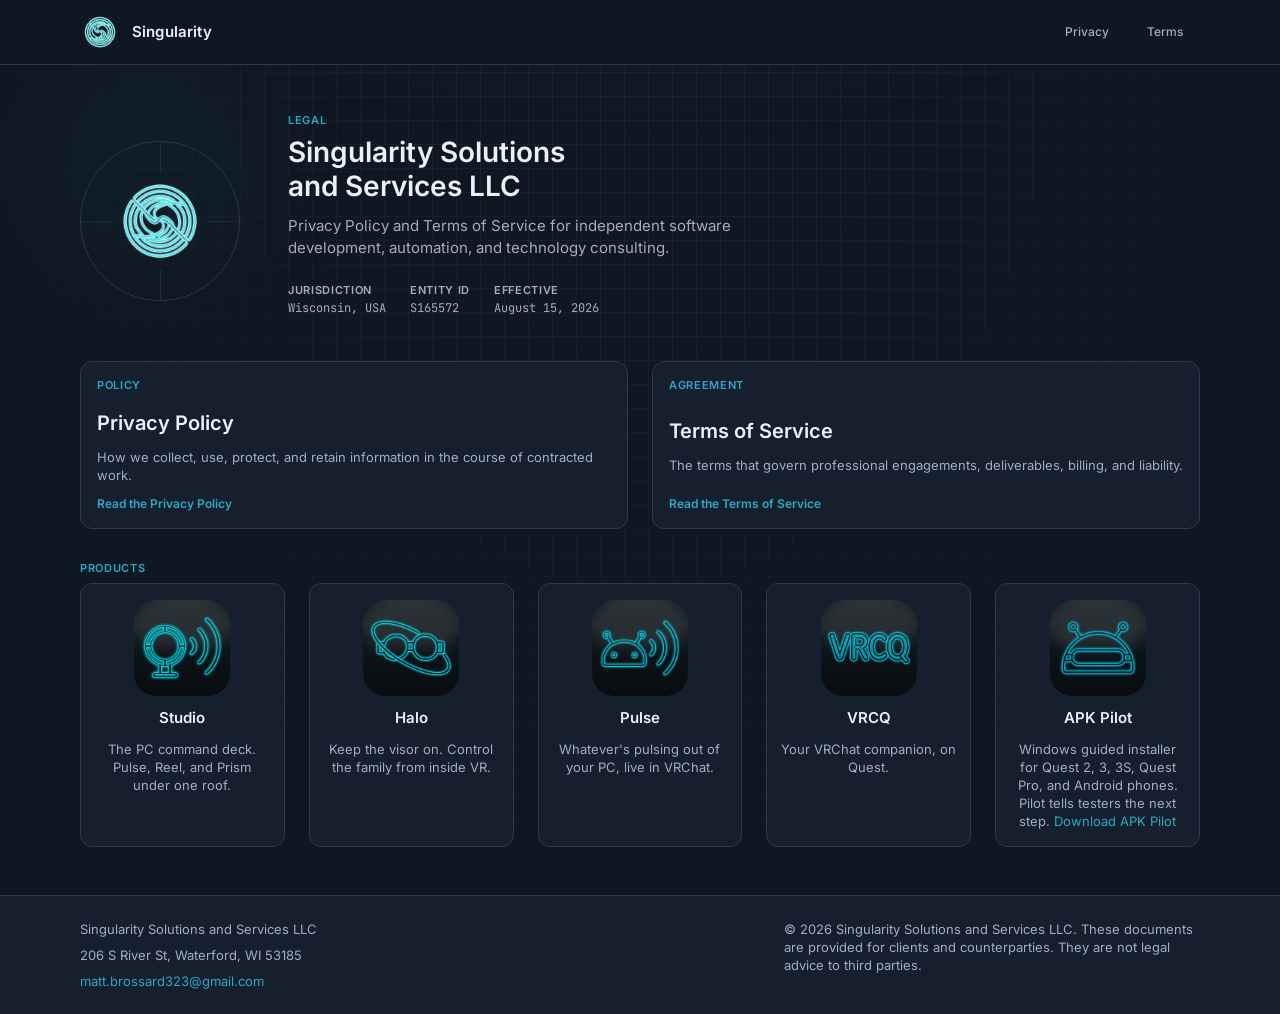
<file: index.html>
<!DOCTYPE html>
<html lang="en">
<head>
  <meta charset="utf-8">
  <meta name="viewport" content="width=device-width, initial-scale=1">
  <title>Singularity Solutions and Services LLC</title>
  <meta name="description" content="Privacy Policy and Terms of Service for Singularity Solutions and Services LLC, a Wisconsin limited liability company.">
  <meta name="theme-color" content="#0F1722">
  <link rel="icon" href="assets/img/favicon.png" type="image/png" sizes="64x64">
  <link rel="apple-touch-icon" href="assets/img/apple-touch-icon.png">
  <link rel="stylesheet" href="assets/css/styles.css">
</head>
<body>
  <a class="skip-link" href="#content">Skip to content</a>
  <header class="site-header">
    <div class="wrap">
      <a class="brand" href="./">
        <img src="assets/img/singularity-mark.png" width="40" height="40" alt="">
        <span class="brand-name">Singularity</span>
      </a>
      <nav class="site-nav" aria-label="Primary">
        <a href="privacy/">Privacy</a>
        <a href="terms/">Terms</a>
      </nav>
    </div>
  </header>

  <main id="content">
    <div class="wrap">
      <section class="hero">
        <div class="mark-frame" aria-hidden="true">
          <img src="assets/img/singularity-mark.png" width="96" height="96" alt="">
        </div>
        <div>
          <p class="eyebrow">Legal</p>
          <h1>Singularity Solutions and Services LLC</h1>
          <p class="lede">Privacy Policy and Terms of Service for independent software development, automation, and technology consulting.</p>
          <dl class="meta-row">
            <div>
              <dt>Jurisdiction</dt>
              <dd>Wisconsin, USA</dd>
            </div>
            <div>
              <dt>Entity ID</dt>
              <dd class="mono">S165572</dd>
            </div>
            <div>
              <dt>Effective</dt>
              <dd>August 15, 2026</dd>
            </div>
          </dl>
        </div>
      </section>

      <section class="card-grid" aria-label="Policies">
        <a class="card" href="privacy/">
          <p class="eyebrow">Policy</p>
          <h2>Privacy Policy</h2>
          <p>How we collect, use, protect, and retain information in the course of contracted work.</p>
          <span class="card-action">Read the Privacy Policy</span>
        </a>
        <a class="card" href="terms/">
          <p class="eyebrow">Agreement</p>
          <h2>Terms of Service</h2>
          <p>The terms that govern professional engagements, deliverables, billing, and liability.</p>
          <span class="card-action">Read the Terms of Service</span>
        </a>
      </section>

      <section class="product-section" aria-label="Products">
        <p class="eyebrow">Products</p>
        <ul class="product-grid">
          <li class="product">
            <img class="product-icon" src="assets/img/product-studio.png" width="96" height="96" alt="">
            <h2>Studio</h2>
            <p>The PC command deck. Pulse, Reel, and Prism under one roof.</p>
          </li>
          <li class="product">
            <img class="product-icon" src="assets/img/product-halo.png" width="96" height="96" alt="">
            <h2>Halo</h2>
            <p>Keep the visor on. Control the family from inside VR.</p>
          </li>
          <li class="product">
            <img class="product-icon" src="assets/img/product-pulse.png" width="96" height="96" alt="">
            <h2>Pulse</h2>
            <p>Whatever's pulsing out of your PC, live in VRChat.</p>
          </li>
          <li class="product">
            <img class="product-icon" src="assets/img/product-vrcq.png" width="96" height="96" alt="">
            <h2>VRCQ</h2>
            <p>Your VRChat companion, on Quest.</p>
          </li>
          <li class="product">
            <img class="product-icon" src="assets/img/product-apk-installer.png" width="96" height="96" alt="">
            <h2>APK Pilot</h2>
            <p>Windows guided installer for Quest 2, 3, 3S, Quest Pro, and Android phones. Pilot tells testers the next step. <a href="https://github.com/LatePhoenix/singularity-apk-pilot/releases/latest/download/SingularityApkInstaller-win-x64-setup.exe">Download APK Pilot</a></p>
          </li>
        </ul>
      </section>
    </div>
  </main>

  <footer class="site-footer">
    <div class="wrap">
      <div>
        <p>Singularity Solutions and Services LLC</p>
        <p class="mono">206 S River St, Waterford, WI 53185</p>
        <p><a class="mono" href="mailto:matt.brossard323@gmail.com">matt.brossard323@gmail.com</a></p>
      </div>
      <p class="notice">© 2026 Singularity Solutions and Services LLC. These documents are provided for clients and counterparties. They are not legal advice to third parties.</p>
    </div>
  </footer>
</body>
</html>
</file>
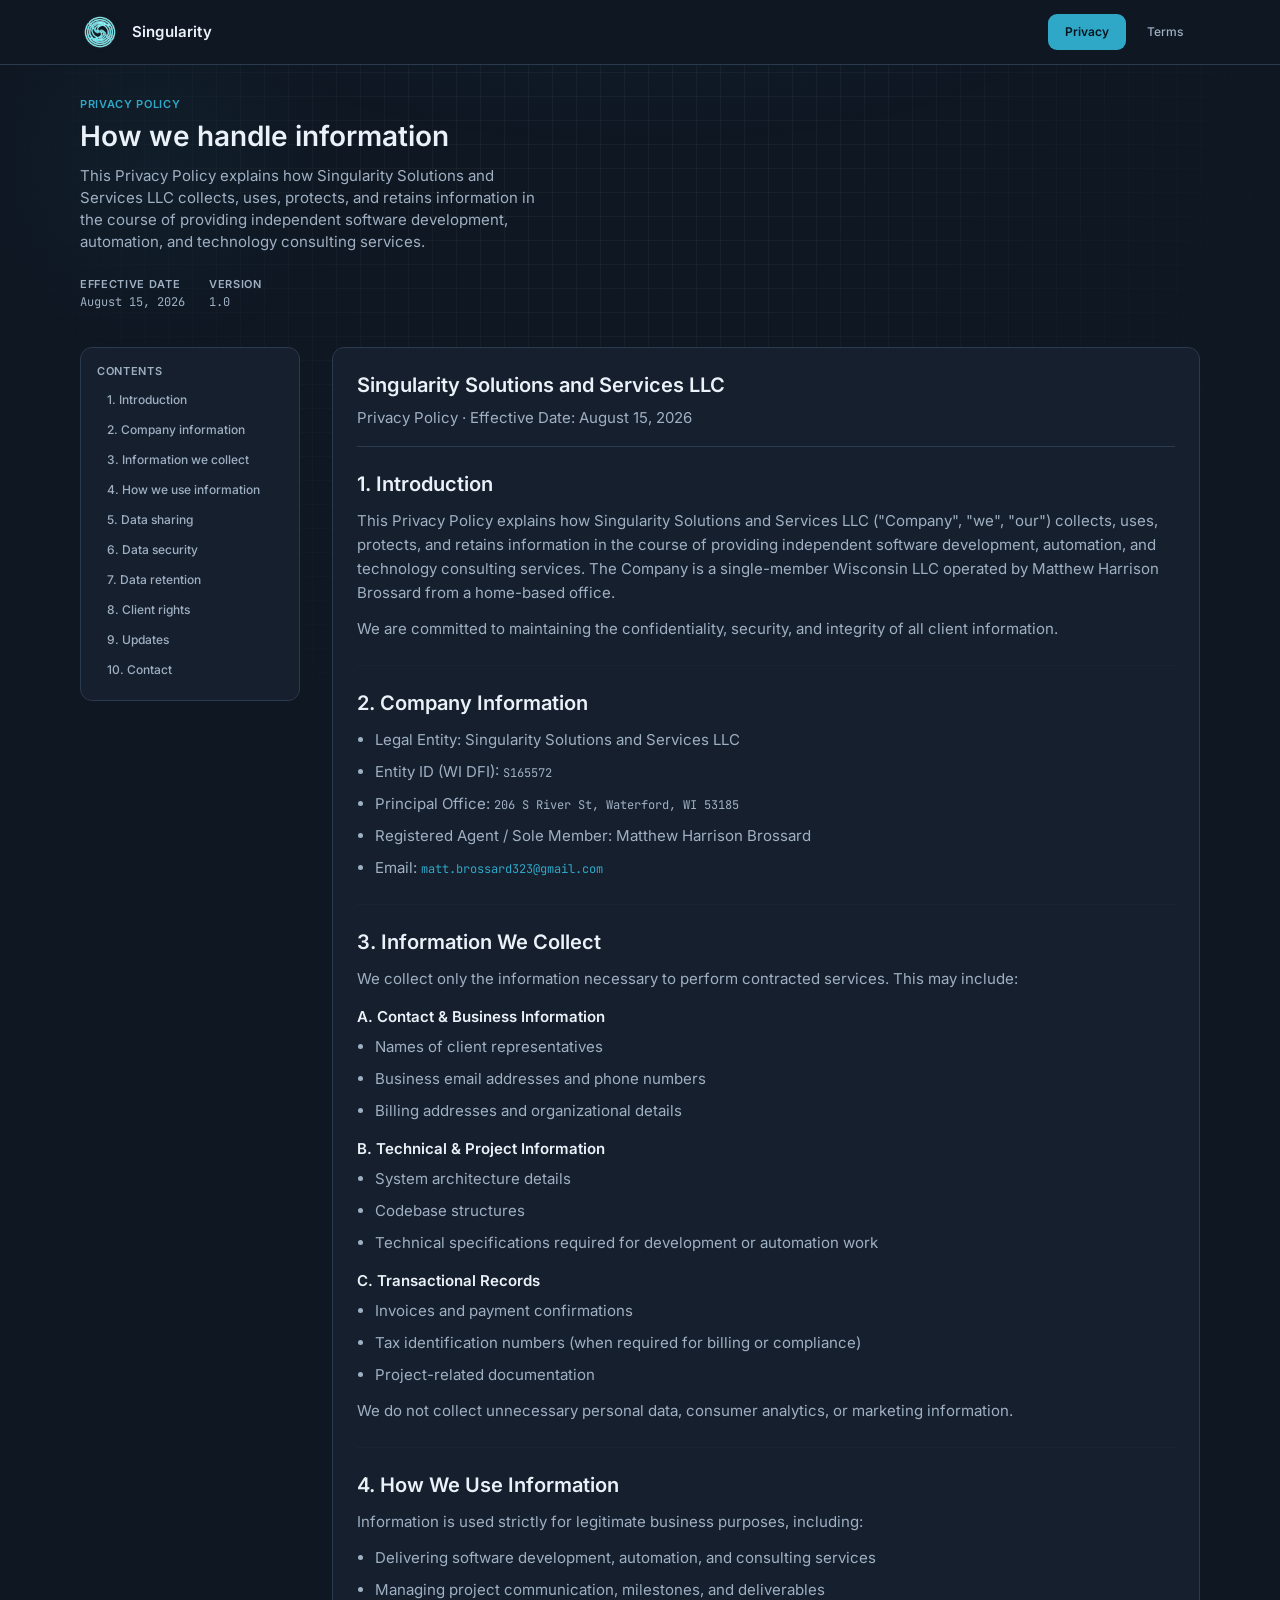
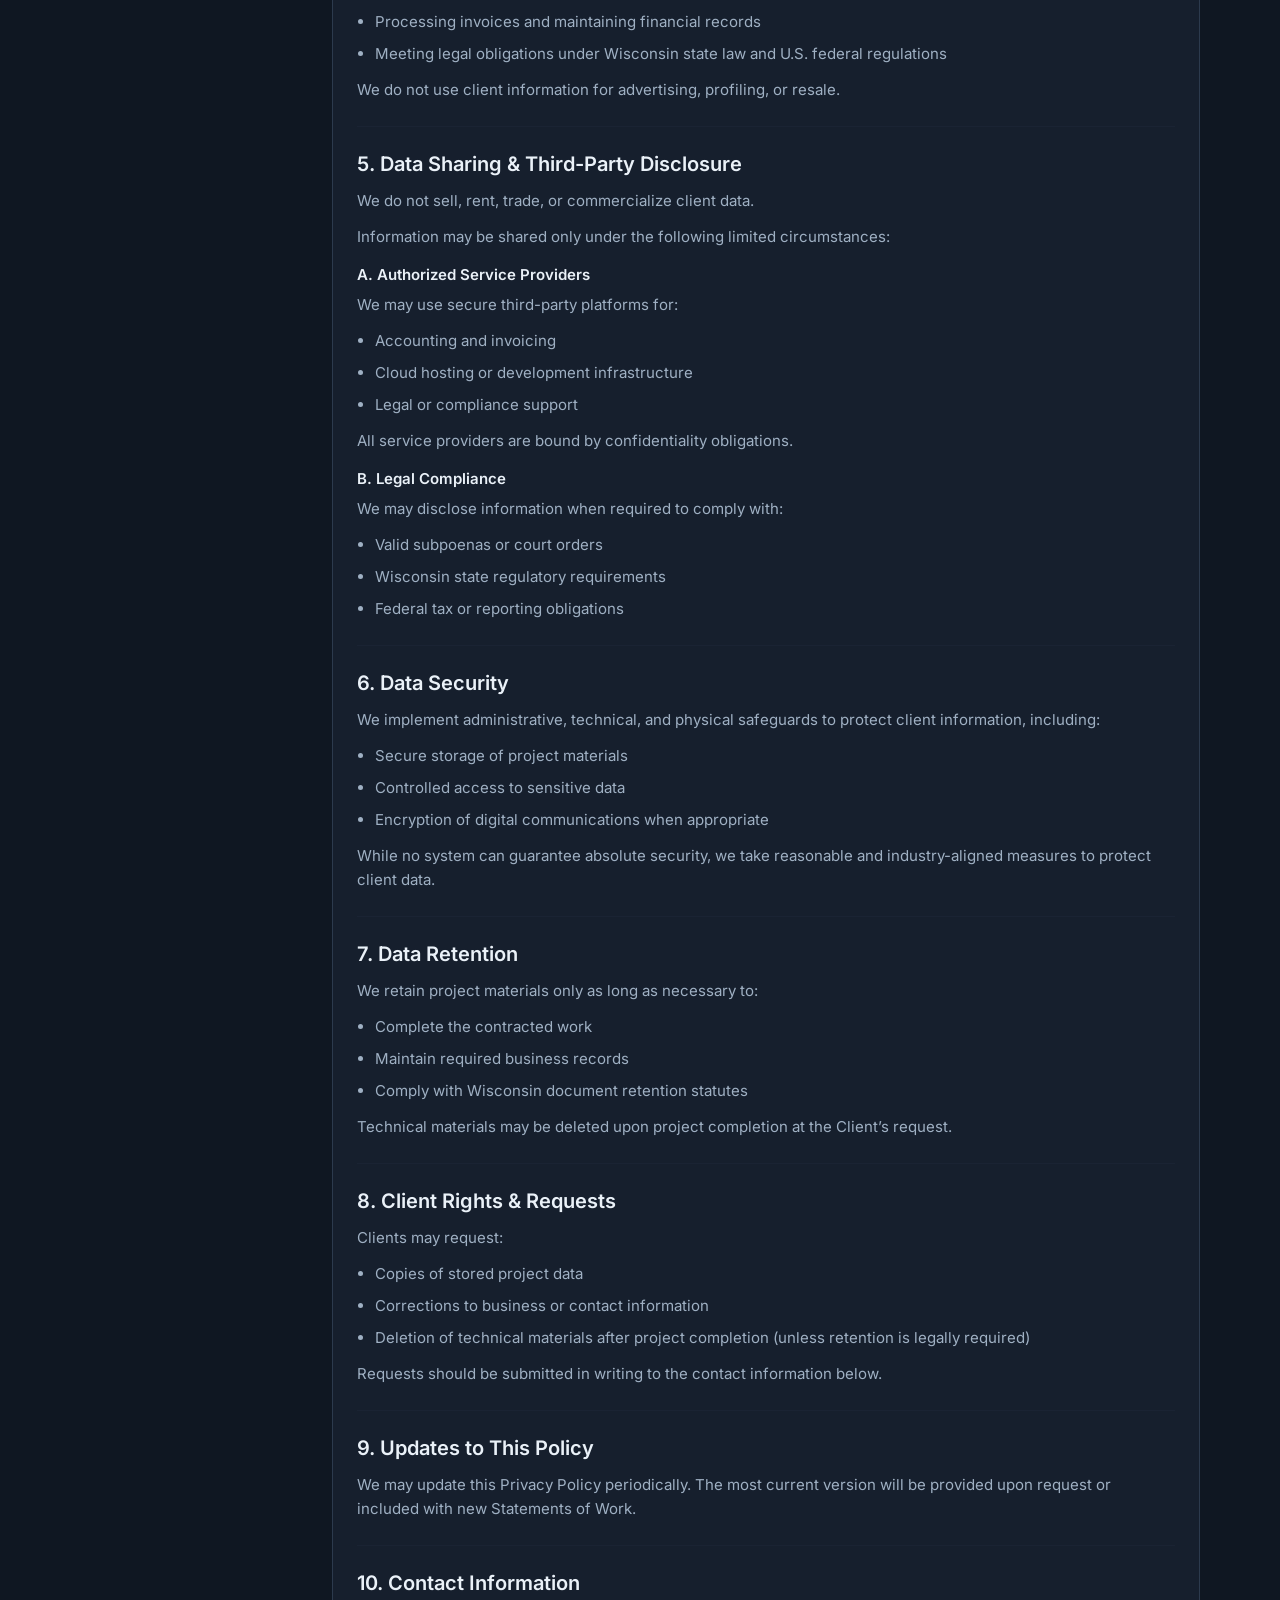
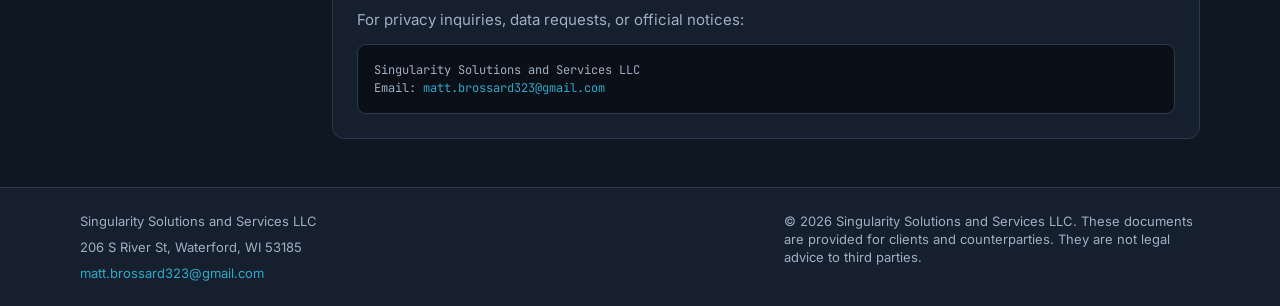
<file: privacy/index.html>
<!DOCTYPE html>
<html lang="en">
<head>
  <meta charset="utf-8">
  <meta name="viewport" content="width=device-width, initial-scale=1">
  <title>Privacy Policy — Singularity Solutions and Services LLC</title>
  <meta name="description" content="Privacy Policy for Singularity Solutions and Services LLC. Effective August 15, 2026.">
  <meta name="theme-color" content="#0F1722">
  <link rel="icon" href="../assets/img/favicon.png" type="image/png" sizes="64x64">
  <link rel="apple-touch-icon" href="../assets/img/apple-touch-icon.png">
  <link rel="stylesheet" href="../assets/css/styles.css">
</head>
<body>
  <a class="skip-link" href="#content">Skip to content</a>
  <header class="site-header">
    <div class="wrap">
      <a class="brand" href="../">
        <img src="../assets/img/singularity-mark.png" width="40" height="40" alt="">
        <span class="brand-name">Singularity</span>
      </a>
      <nav class="site-nav" aria-label="Primary">
        <a href="./" aria-current="page">Privacy</a>
        <a href="../terms/">Terms</a>
      </nav>
    </div>
  </header>

  <main id="content">
    <div class="wrap">
      <header class="page-hero">
        <p class="eyebrow">Privacy Policy</p>
        <h1>How we handle information</h1>
        <p class="lede">This Privacy Policy explains how Singularity Solutions and Services LLC collects, uses, protects, and retains information in the course of providing independent software development, automation, and technology consulting services.</p>
        <dl class="meta-row">
          <div>
            <dt>Effective date</dt>
            <dd>August 15, 2026</dd>
          </div>
          <div>
            <dt>Version</dt>
            <dd>1.0</dd>
          </div>
        </dl>
      </header>

      <div class="doc-layout">
        <nav class="toc" aria-label="Contents">
          <p class="eyebrow">Contents</p>
          <ol>
            <li><a href="#introduction">1. Introduction</a></li>
            <li><a href="#company">2. Company information</a></li>
            <li><a href="#collect">3. Information we collect</a></li>
            <li><a href="#use">4. How we use information</a></li>
            <li><a href="#sharing">5. Data sharing</a></li>
            <li><a href="#security">6. Data security</a></li>
            <li><a href="#retention">7. Data retention</a></li>
            <li><a href="#rights">8. Client rights</a></li>
            <li><a href="#updates">9. Updates</a></li>
            <li><a href="#contact">10. Contact</a></li>
          </ol>
        </nav>

        <article class="doc">
          <header>
            <h2>Singularity Solutions and Services LLC</h2>
            <p>Privacy Policy · Effective Date: August 15, 2026</p>
          </header>

          <section id="introduction">
            <h2>1. Introduction</h2>
            <p>This Privacy Policy explains how Singularity Solutions and Services LLC ("Company", "we", "our") collects, uses, protects, and retains information in the course of providing independent software development, automation, and technology consulting services. The Company is a single-member Wisconsin LLC operated by Matthew Harrison Brossard from a home-based office.</p>
            <p>We are committed to maintaining the confidentiality, security, and integrity of all client information.</p>
          </section>

          <section id="company">
            <h2>2. Company Information</h2>
            <ul>
              <li>Legal Entity: Singularity Solutions and Services LLC</li>
              <li>Entity ID (WI DFI): <span class="mono">S165572</span></li>
              <li>Principal Office: <span class="mono">206 S River St, Waterford, WI 53185</span></li>
              <li>Registered Agent / Sole Member: Matthew Harrison Brossard</li>
              <li>Email: <a class="mono" href="mailto:matt.brossard323@gmail.com">matt.brossard323@gmail.com</a></li>
            </ul>
          </section>

          <section id="collect">
            <h2>3. Information We Collect</h2>
            <p>We collect only the information necessary to perform contracted services. This may include:</p>
            <h3>A. Contact &amp; Business Information</h3>
            <ul>
              <li>Names of client representatives</li>
              <li>Business email addresses and phone numbers</li>
              <li>Billing addresses and organizational details</li>
            </ul>
            <h3>B. Technical &amp; Project Information</h3>
            <ul>
              <li>System architecture details</li>
              <li>Codebase structures</li>
              <li>Technical specifications required for development or automation work</li>
            </ul>
            <h3>C. Transactional Records</h3>
            <ul>
              <li>Invoices and payment confirmations</li>
              <li>Tax identification numbers (when required for billing or compliance)</li>
              <li>Project-related documentation</li>
            </ul>
            <p>We do not collect unnecessary personal data, consumer analytics, or marketing information.</p>
          </section>

          <section id="use">
            <h2>4. How We Use Information</h2>
            <p>Information is used strictly for legitimate business purposes, including:</p>
            <ul>
              <li>Delivering software development, automation, and consulting services</li>
              <li>Managing project communication, milestones, and deliverables</li>
              <li>Processing invoices and maintaining financial records</li>
              <li>Meeting legal obligations under Wisconsin state law and U.S. federal regulations</li>
            </ul>
            <p>We do not use client information for advertising, profiling, or resale.</p>
          </section>

          <section id="sharing">
            <h2>5. Data Sharing &amp; Third-Party Disclosure</h2>
            <p>We do not sell, rent, trade, or commercialize client data.</p>
            <p>Information may be shared only under the following limited circumstances:</p>
            <h3>A. Authorized Service Providers</h3>
            <p>We may use secure third-party platforms for:</p>
            <ul>
              <li>Accounting and invoicing</li>
              <li>Cloud hosting or development infrastructure</li>
              <li>Legal or compliance support</li>
            </ul>
            <p>All service providers are bound by confidentiality obligations.</p>
            <h3>B. Legal Compliance</h3>
            <p>We may disclose information when required to comply with:</p>
            <ul>
              <li>Valid subpoenas or court orders</li>
              <li>Wisconsin state regulatory requirements</li>
              <li>Federal tax or reporting obligations</li>
            </ul>
          </section>

          <section id="security">
            <h2>6. Data Security</h2>
            <p>We implement administrative, technical, and physical safeguards to protect client information, including:</p>
            <ul>
              <li>Secure storage of project materials</li>
              <li>Controlled access to sensitive data</li>
              <li>Encryption of digital communications when appropriate</li>
            </ul>
            <p>While no system can guarantee absolute security, we take reasonable and industry-aligned measures to protect client data.</p>
          </section>

          <section id="retention">
            <h2>7. Data Retention</h2>
            <p>We retain project materials only as long as necessary to:</p>
            <ul>
              <li>Complete the contracted work</li>
              <li>Maintain required business records</li>
              <li>Comply with Wisconsin document retention statutes</li>
            </ul>
            <p>Technical materials may be deleted upon project completion at the Client’s request.</p>
          </section>

          <section id="rights">
            <h2>8. Client Rights &amp; Requests</h2>
            <p>Clients may request:</p>
            <ul>
              <li>Copies of stored project data</li>
              <li>Corrections to business or contact information</li>
              <li>Deletion of technical materials after project completion (unless retention is legally required)</li>
            </ul>
            <p>Requests should be submitted in writing to the contact information below.</p>
          </section>

          <section id="updates">
            <h2>9. Updates to This Policy</h2>
            <p>We may update this Privacy Policy periodically. The most current version will be provided upon request or included with new Statements of Work.</p>
          </section>

          <section id="contact">
            <h2>10. Contact Information</h2>
            <p>For privacy inquiries, data requests, or official notices:</p>
            <address class="contact-block">
              Singularity Solutions and Services LLC<br>
              Email: <a href="mailto:matt.brossard323@gmail.com">matt.brossard323@gmail.com</a>
            </address>
          </section>
        </article>
      </div>
    </div>
  </main>

  <footer class="site-footer">
    <div class="wrap">
      <div>
        <p>Singularity Solutions and Services LLC</p>
        <p class="mono">206 S River St, Waterford, WI 53185</p>
        <p><a class="mono" href="mailto:matt.brossard323@gmail.com">matt.brossard323@gmail.com</a></p>
      </div>
      <p class="notice">© 2026 Singularity Solutions and Services LLC. These documents are provided for clients and counterparties. They are not legal advice to third parties.</p>
    </div>
  </footer>
</body>
</html>
</file>
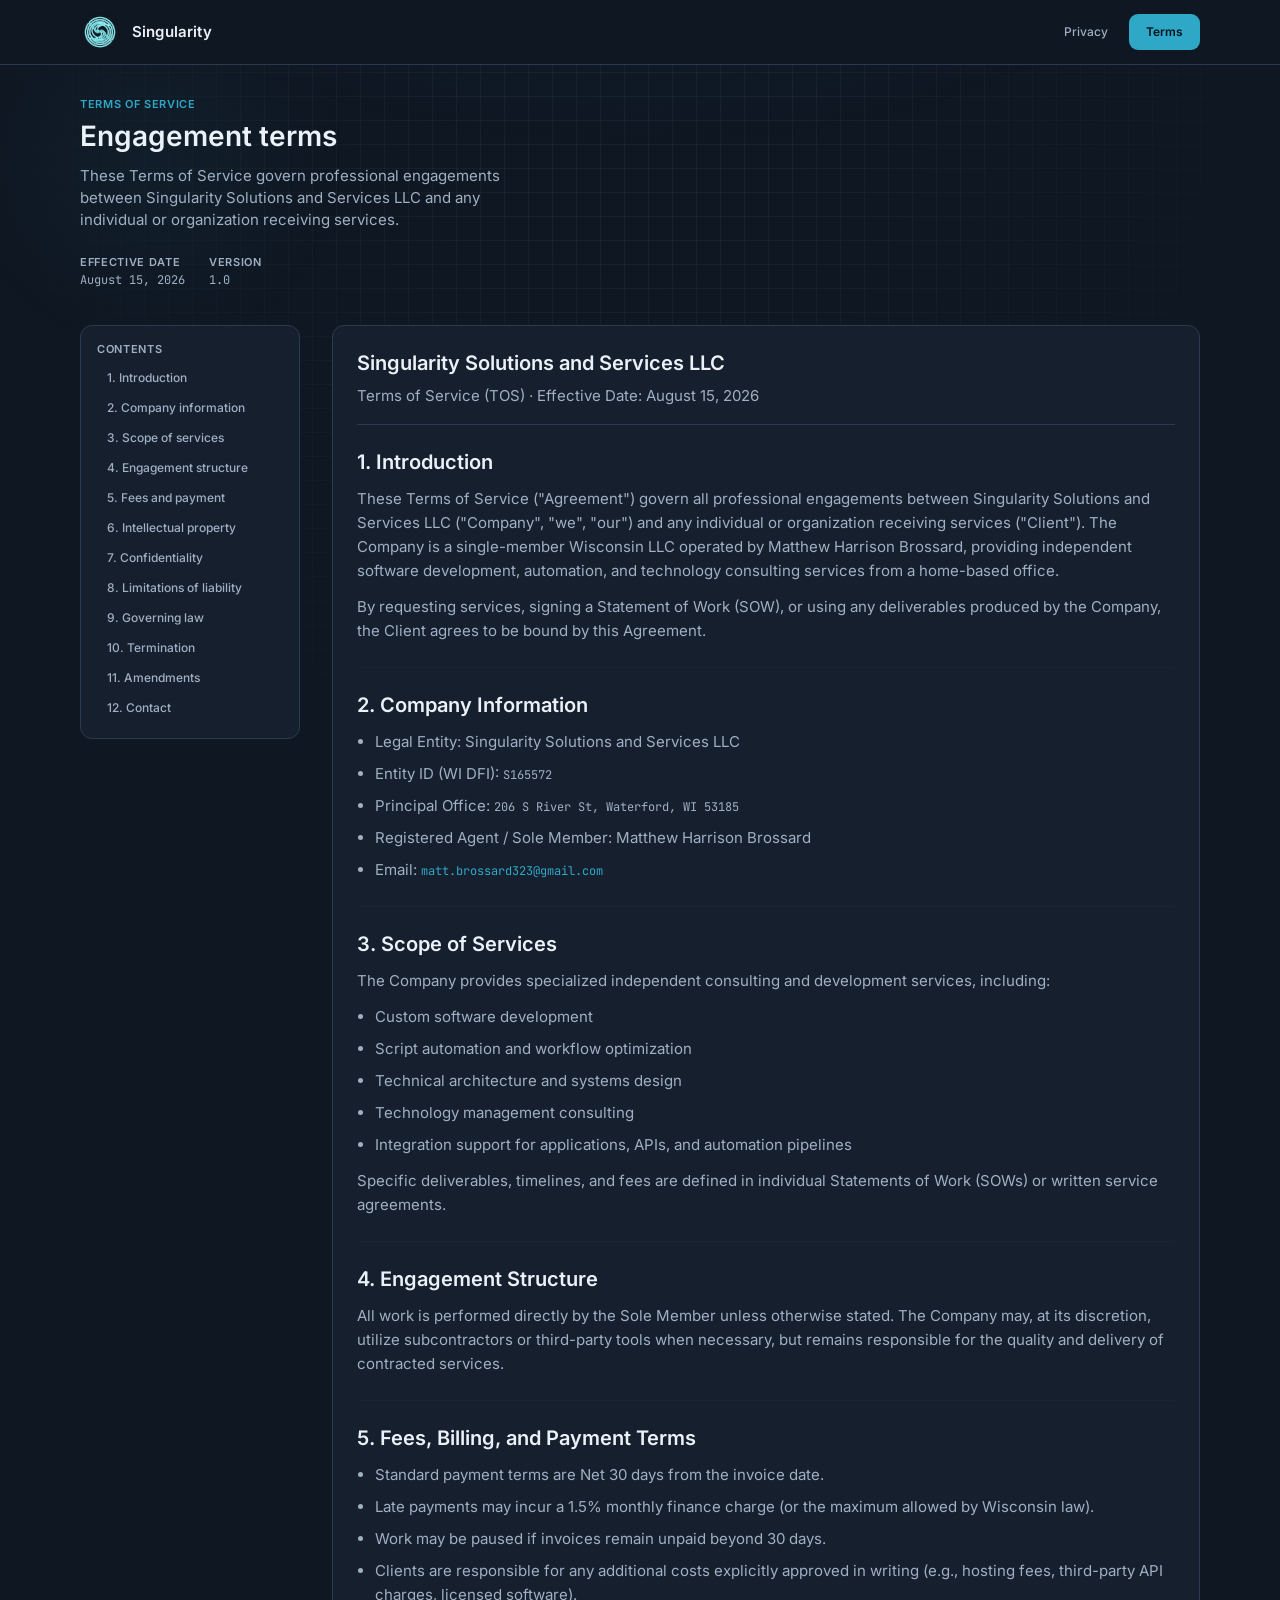
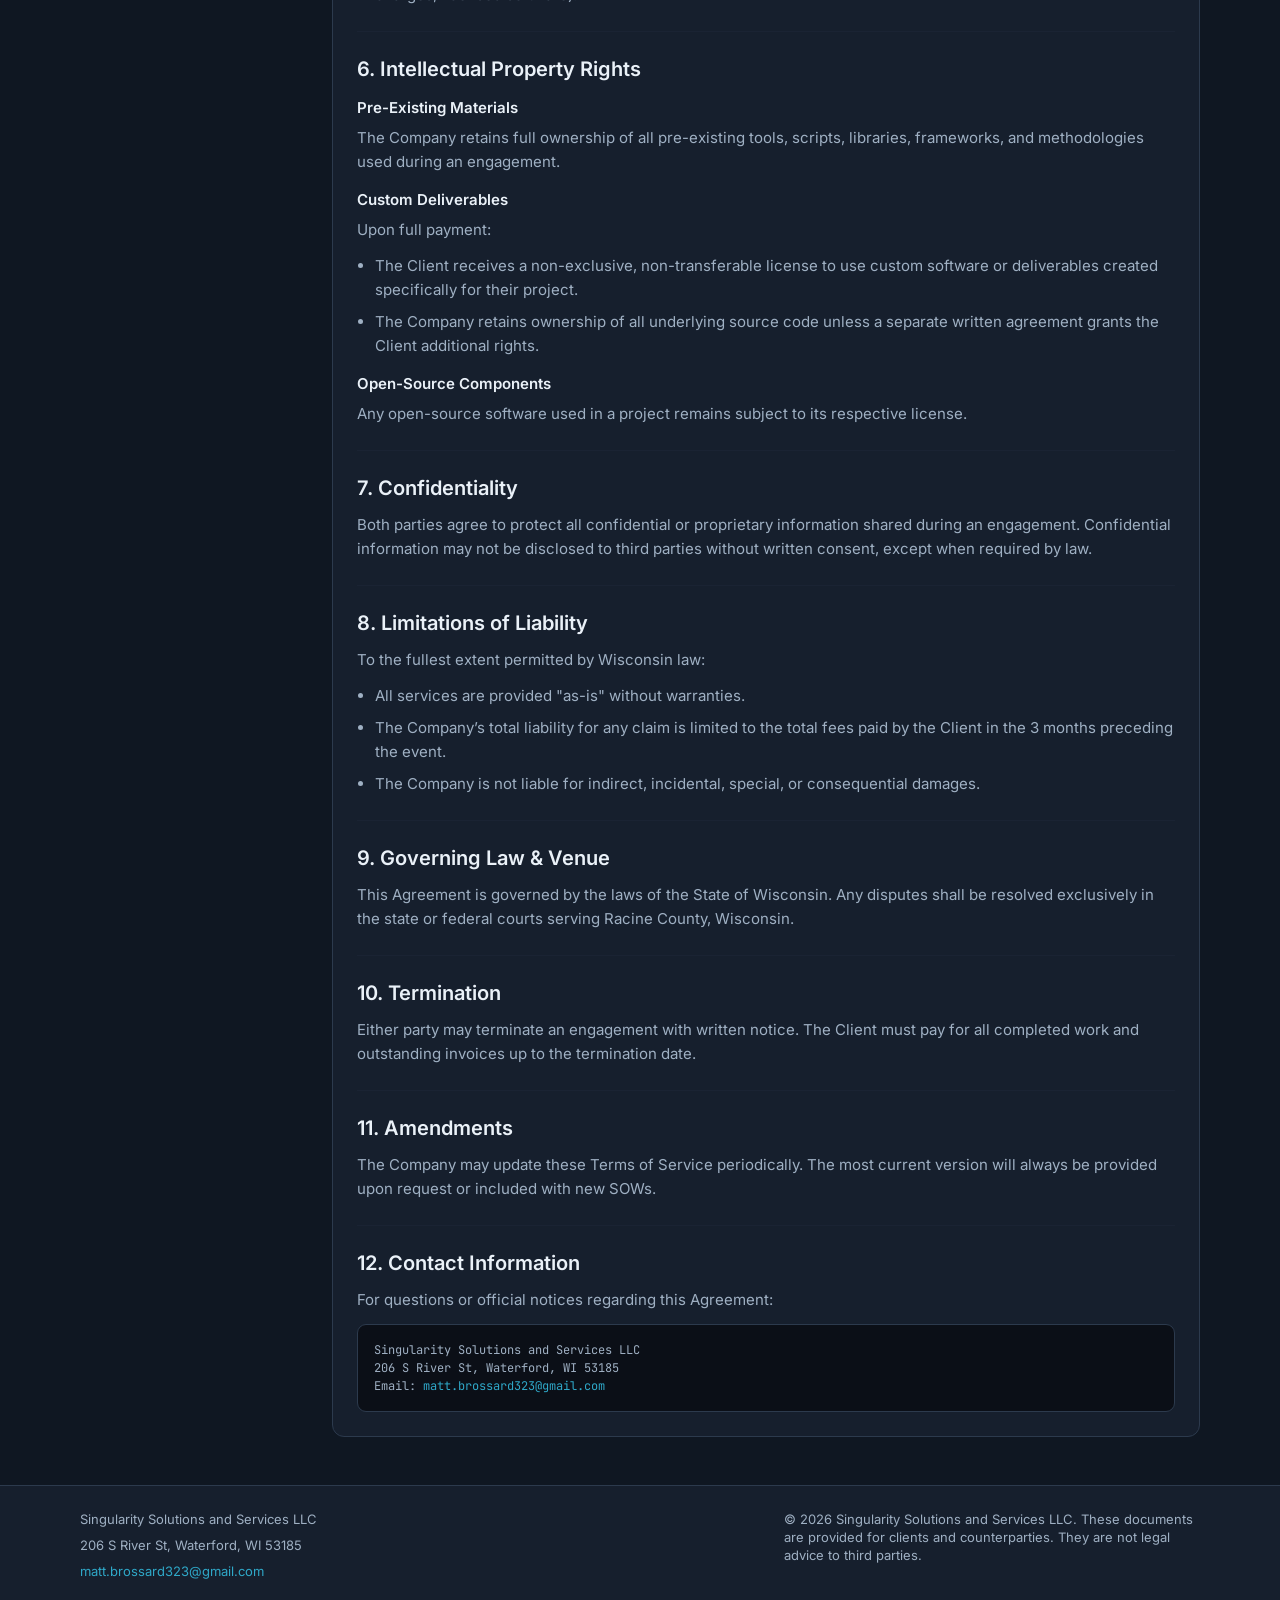
<file: terms/index.html>
<!DOCTYPE html>
<html lang="en">
<head>
  <meta charset="utf-8">
  <meta name="viewport" content="width=device-width, initial-scale=1">
  <title>Terms of Service — Singularity Solutions and Services LLC</title>
  <meta name="description" content="Terms of Service for Singularity Solutions and Services LLC. Effective August 15, 2026.">
  <meta name="theme-color" content="#0F1722">
  <link rel="icon" href="../assets/img/favicon.png" type="image/png" sizes="64x64">
  <link rel="apple-touch-icon" href="../assets/img/apple-touch-icon.png">
  <link rel="stylesheet" href="../assets/css/styles.css">
</head>
<body>
  <a class="skip-link" href="#content">Skip to content</a>
  <header class="site-header">
    <div class="wrap">
      <a class="brand" href="../">
        <img src="../assets/img/singularity-mark.png" width="40" height="40" alt="">
        <span class="brand-name">Singularity</span>
      </a>
      <nav class="site-nav" aria-label="Primary">
        <a href="../privacy/">Privacy</a>
        <a href="./" aria-current="page">Terms</a>
      </nav>
    </div>
  </header>

  <main id="content">
    <div class="wrap">
      <header class="page-hero">
        <p class="eyebrow">Terms of Service</p>
        <h1>Engagement terms</h1>
        <p class="lede">These Terms of Service govern professional engagements between Singularity Solutions and Services LLC and any individual or organization receiving services.</p>
        <dl class="meta-row">
          <div>
            <dt>Effective date</dt>
            <dd>August 15, 2026</dd>
          </div>
          <div>
            <dt>Version</dt>
            <dd>1.0</dd>
          </div>
        </dl>
      </header>

      <div class="doc-layout">
        <nav class="toc" aria-label="Contents">
          <p class="eyebrow">Contents</p>
          <ol>
            <li><a href="#introduction">1. Introduction</a></li>
            <li><a href="#company">2. Company information</a></li>
            <li><a href="#scope">3. Scope of services</a></li>
            <li><a href="#engagement">4. Engagement structure</a></li>
            <li><a href="#fees">5. Fees and payment</a></li>
            <li><a href="#ip">6. Intellectual property</a></li>
            <li><a href="#confidentiality">7. Confidentiality</a></li>
            <li><a href="#liability">8. Limitations of liability</a></li>
            <li><a href="#governing-law">9. Governing law</a></li>
            <li><a href="#termination">10. Termination</a></li>
            <li><a href="#amendments">11. Amendments</a></li>
            <li><a href="#contact">12. Contact</a></li>
          </ol>
        </nav>

        <article class="doc">
          <header>
            <h2>Singularity Solutions and Services LLC</h2>
            <p>Terms of Service (TOS) · Effective Date: August 15, 2026</p>
          </header>

          <section id="introduction">
            <h2>1. Introduction</h2>
            <p>These Terms of Service ("Agreement") govern all professional engagements between Singularity Solutions and Services LLC ("Company", "we", "our") and any individual or organization receiving services ("Client"). The Company is a single-member Wisconsin LLC operated by Matthew Harrison Brossard, providing independent software development, automation, and technology consulting services from a home-based office.</p>
            <p>By requesting services, signing a Statement of Work (SOW), or using any deliverables produced by the Company, the Client agrees to be bound by this Agreement.</p>
          </section>

          <section id="company">
            <h2>2. Company Information</h2>
            <ul>
              <li>Legal Entity: Singularity Solutions and Services LLC</li>
              <li>Entity ID (WI DFI): <span class="mono">S165572</span></li>
              <li>Principal Office: <span class="mono">206 S River St, Waterford, WI 53185</span></li>
              <li>Registered Agent / Sole Member: Matthew Harrison Brossard</li>
              <li>Email: <a class="mono" href="mailto:matt.brossard323@gmail.com">matt.brossard323@gmail.com</a></li>
            </ul>
          </section>

          <section id="scope">
            <h2>3. Scope of Services</h2>
            <p>The Company provides specialized independent consulting and development services, including:</p>
            <ul>
              <li>Custom software development</li>
              <li>Script automation and workflow optimization</li>
              <li>Technical architecture and systems design</li>
              <li>Technology management consulting</li>
              <li>Integration support for applications, APIs, and automation pipelines</li>
            </ul>
            <p>Specific deliverables, timelines, and fees are defined in individual Statements of Work (SOWs) or written service agreements.</p>
          </section>

          <section id="engagement">
            <h2>4. Engagement Structure</h2>
            <p>All work is performed directly by the Sole Member unless otherwise stated. The Company may, at its discretion, utilize subcontractors or third-party tools when necessary, but remains responsible for the quality and delivery of contracted services.</p>
          </section>

          <section id="fees">
            <h2>5. Fees, Billing, and Payment Terms</h2>
            <ul>
              <li>Standard payment terms are Net 30 days from the invoice date.</li>
              <li>Late payments may incur a 1.5% monthly finance charge (or the maximum allowed by Wisconsin law).</li>
              <li>Work may be paused if invoices remain unpaid beyond 30 days.</li>
              <li>Clients are responsible for any additional costs explicitly approved in writing (e.g., hosting fees, third-party API charges, licensed software).</li>
            </ul>
          </section>

          <section id="ip">
            <h2>6. Intellectual Property Rights</h2>
            <h3>Pre-Existing Materials</h3>
            <p>The Company retains full ownership of all pre-existing tools, scripts, libraries, frameworks, and methodologies used during an engagement.</p>
            <h3>Custom Deliverables</h3>
            <p>Upon full payment:</p>
            <ul>
              <li>The Client receives a non-exclusive, non-transferable license to use custom software or deliverables created specifically for their project.</li>
              <li>The Company retains ownership of all underlying source code unless a separate written agreement grants the Client additional rights.</li>
            </ul>
            <h3>Open-Source Components</h3>
            <p>Any open-source software used in a project remains subject to its respective license.</p>
          </section>

          <section id="confidentiality">
            <h2>7. Confidentiality</h2>
            <p>Both parties agree to protect all confidential or proprietary information shared during an engagement. Confidential information may not be disclosed to third parties without written consent, except when required by law.</p>
          </section>

          <section id="liability">
            <h2>8. Limitations of Liability</h2>
            <p>To the fullest extent permitted by Wisconsin law:</p>
            <ul>
              <li>All services are provided "as-is" without warranties.</li>
              <li>The Company’s total liability for any claim is limited to the total fees paid by the Client in the 3 months preceding the event.</li>
              <li>The Company is not liable for indirect, incidental, special, or consequential damages.</li>
            </ul>
          </section>

          <section id="governing-law">
            <h2>9. Governing Law &amp; Venue</h2>
            <p>This Agreement is governed by the laws of the State of Wisconsin. Any disputes shall be resolved exclusively in the state or federal courts serving Racine County, Wisconsin.</p>
          </section>

          <section id="termination">
            <h2>10. Termination</h2>
            <p>Either party may terminate an engagement with written notice. The Client must pay for all completed work and outstanding invoices up to the termination date.</p>
          </section>

          <section id="amendments">
            <h2>11. Amendments</h2>
            <p>The Company may update these Terms of Service periodically. The most current version will always be provided upon request or included with new SOWs.</p>
          </section>

          <section id="contact">
            <h2>12. Contact Information</h2>
            <p>For questions or official notices regarding this Agreement:</p>
            <address class="contact-block">
              Singularity Solutions and Services LLC<br>
              <span class="mono">206 S River St, Waterford, WI 53185</span><br>
              Email: <a href="mailto:matt.brossard323@gmail.com">matt.brossard323@gmail.com</a>
            </address>
          </section>
        </article>
      </div>
    </div>
  </main>

  <footer class="site-footer">
    <div class="wrap">
      <div>
        <p>Singularity Solutions and Services LLC</p>
        <p class="mono">206 S River St, Waterford, WI 53185</p>
        <p><a class="mono" href="mailto:matt.brossard323@gmail.com">matt.brossard323@gmail.com</a></p>
      </div>
      <p class="notice">© 2026 Singularity Solutions and Services LLC. These documents are provided for clients and counterparties. They are not legal advice to third parties.</p>
    </div>
  </footer>
</body>
</html>
</file>
<file: assets/css/styles.css>
@import "./singularity-tokens.css";

@font-face {
  font-family: "Inter";
  font-style: normal;
  font-weight: 400;
  font-display: swap;
  src: url("../fonts/inter-latin-400.woff2") format("woff2");
  unicode-range: U+0000-00FF, U+0131, U+0152-0153, U+02BB-02BC, U+02C6, U+02DA, U+02DC, U+0304, U+0308, U+0329, U+2000-206F, U+20AC, U+2122, U+2191, U+2193, U+2212, U+2215, U+FEFF, U+FFFD;
}

@font-face {
  font-family: "Inter";
  font-style: normal;
  font-weight: 500;
  font-display: swap;
  src: url("../fonts/inter-latin-500.woff2") format("woff2");
  unicode-range: U+0000-00FF, U+0131, U+0152-0153, U+02BB-02BC, U+02C6, U+02DA, U+02DC, U+0304, U+0308, U+0329, U+2000-206F, U+20AC, U+2122, U+2191, U+2193, U+2212, U+2215, U+FEFF, U+FFFD;
}

@font-face {
  font-family: "Inter";
  font-style: normal;
  font-weight: 600;
  font-display: swap;
  src: url("../fonts/inter-latin-600.woff2") format("woff2");
  unicode-range: U+0000-00FF, U+0131, U+0152-0153, U+02BB-02BC, U+02C6, U+02DA, U+02DC, U+0304, U+0308, U+0329, U+2000-206F, U+20AC, U+2122, U+2191, U+2193, U+2212, U+2215, U+FEFF, U+FFFD;
}

@font-face {
  font-family: "JetBrains Mono";
  font-style: normal;
  font-weight: 400;
  font-display: swap;
  src: url("../fonts/jetbrains-mono-latin-400.woff2") format("woff2");
  unicode-range: U+0000-00FF, U+0131, U+0152-0153, U+02BB-02BC, U+02C6, U+02DA, U+02DC, U+0304, U+0308, U+0329, U+2000-206F, U+20AC, U+2122, U+2191, U+2193, U+2212, U+2215, U+FEFF, U+FFFD;
}

*,
*::before,
*::after {
  box-sizing: border-box;
}

html {
  color-scheme: dark;
  scroll-behavior: smooth;
  scroll-padding-top: 72px;
}

body {
  margin: 0;
  min-height: 100vh;
  display: flex;
  flex-direction: column;
  font: var(--text-body);
  font-family: var(--font-ui);
  color: var(--color-text-secondary);
  background-color: var(--color-canvas);
}

body::before {
  content: "";
  pointer-events: none;
  position: fixed;
  inset: 0;
  z-index: 0;
  background-image:
    linear-gradient(rgba(255, 255, 255, 0.04) 1px, transparent 1px),
    linear-gradient(90deg, rgba(255, 255, 255, 0.04) 1px, transparent 1px);
  background-size: 24px 24px;
  mask-image: radial-gradient(ellipse at 50% 0%, black 20%, transparent 78%);
}

body::after {
  content: "";
  pointer-events: none;
  position: fixed;
  inset: 0;
  z-index: 0;
  background:
    radial-gradient(ellipse 70% 42% at 50% -8%, rgba(31, 95, 175, 0.10), transparent 58%),
    radial-gradient(circle 280px at 12% 18%, rgba(47, 168, 200, 0.05), transparent 70%);
}

img {
  max-width: 100%;
  height: auto;
}

a {
  color: var(--color-brand-cyan);
  text-decoration: none;
}

a:hover {
  text-decoration: underline;
  text-underline-offset: 3px;
}

a:focus-visible,
.btn:focus-visible,
.site-nav a:focus-visible {
  outline: 2px solid var(--color-brand-cyan);
  outline-offset: 2px;
}

.skip-link {
  position: absolute;
  left: var(--space-lg);
  top: -40px;
  z-index: 20;
  padding: var(--space-sm) var(--space-md);
  background: var(--color-surface-raised);
  color: var(--color-text-primary);
  border: 1px solid var(--color-border);
  border-radius: var(--radius-control);
}

.skip-link:focus {
  top: var(--space-sm);
}

.wrap {
  position: relative;
  z-index: 1;
  width: min(1120px, calc(100% - 48px));
  margin-inline: auto;
}

.site-header {
  position: sticky;
  top: 0;
  z-index: 10;
  background: var(--color-canvas);
  border-bottom: 1px solid var(--color-border);
}

.site-header .wrap {
  display: flex;
  align-items: center;
  justify-content: space-between;
  gap: var(--space-lg);
  min-height: 64px;
}

.brand {
  display: flex;
  align-items: center;
  gap: var(--space-md);
  color: var(--color-text-primary);
  text-decoration: none;
}

.brand:hover {
  text-decoration: none;
}

.brand img {
  width: 40px;
  height: 40px;
  display: block;
}

.brand-name {
  font: var(--text-h2);
  letter-spacing: 0.01em;
}

.site-nav {
  display: flex;
  gap: var(--space-xs);
}

.site-nav a {
  color: var(--color-text-secondary);
  text-decoration: none;
  font: var(--text-label);
  padding: 9px 16px;
  border-radius: var(--radius-control);
  border: 1px solid transparent;
}

.site-nav a:hover {
  color: var(--color-text-primary);
  background: var(--color-surface-raised);
  text-decoration: none;
}

.site-nav a[aria-current="page"] {
  color: var(--color-on-accent);
  background: var(--color-brand-cyan);
  font-weight: 600;
}

main {
  position: relative;
  z-index: 1;
  flex: 1;
}

.hero {
  display: grid;
  grid-template-columns: auto 1fr;
  gap: var(--space-3xl);
  align-items: center;
  padding: var(--space-3xl) 0 var(--space-2xl);
}

.mark-frame {
  position: relative;
  width: 160px;
  height: 160px;
  display: grid;
  place-items: center;
  flex-shrink: 0;
}

.mark-frame::before,
.mark-frame::after {
  content: "";
  position: absolute;
  inset: 0;
  pointer-events: none;
}

.mark-frame::before {
  border: 1px solid var(--color-border);
  border-radius: 50%;
  opacity: 0.9;
}

.mark-frame::after {
  background:
    linear-gradient(var(--color-border), var(--color-border)) center / 100% 1px no-repeat,
    linear-gradient(var(--color-border), var(--color-border)) center / 1px 100% no-repeat;
  opacity: 0.55;
  mask-image: radial-gradient(circle, transparent 42%, black 43%);
}

.mark-frame img {
  width: 96px;
  height: 96px;
  position: relative;
  z-index: 1;
}

.eyebrow {
  margin: 0 0 var(--space-sm);
  font: var(--text-eyebrow);
  color: var(--color-brand-cyan);
  text-transform: uppercase;
  letter-spacing: 0.06em;
}

.hero h1,
.page-hero h1,
.error-page h1 {
  margin: 0 0 var(--space-md);
  font: var(--text-display);
  color: var(--color-text-primary);
}

.hero h1 {
  max-width: 18ch;
}

.lede {
  margin: 0 0 var(--space-xl);
  max-width: 52ch;
  font: 400 15px/22px var(--font-ui);
}

.meta-row {
  display: flex;
  flex-wrap: wrap;
  gap: var(--space-sm) var(--space-xl);
  font: var(--text-mono);
  color: var(--color-text-muted);
}

.meta-row dt {
  font: var(--text-eyebrow);
  color: var(--color-text-muted);
  text-transform: uppercase;
  letter-spacing: 0.06em;
  margin: 0 0 2px;
}

.meta-row dd {
  margin: 0;
  color: var(--color-text-secondary);
}

.card-grid {
  display: grid;
  grid-template-columns: 1fr 1fr;
  gap: var(--space-xl);
  padding-bottom: var(--space-2xl);
}

.product-section {
  padding-bottom: var(--space-3xl);
}

.product-grid {
  list-style: none;
  margin: 0;
  padding: 0;
  display: grid;
  grid-template-columns: repeat(5, minmax(0, 1fr));
  gap: var(--space-xl);
}

.product {
  display: flex;
  flex-direction: column;
  align-items: center;
  text-align: center;
  gap: var(--space-md);
  padding: var(--space-lg) var(--space-md);
  background: var(--color-surface);
  border: 1px solid var(--color-border);
  border-radius: var(--radius-card);
}

.product-icon {
  width: 96px;
  height: 96px;
  border-radius: 22px;
  display: block;
}

.product h2 {
  margin: 0;
  font: var(--text-h2);
  color: var(--color-text-primary);
}

.product p {
  margin: 0;
  max-width: 24ch;
  font: 400 13px/18px var(--font-ui);
  color: var(--color-text-secondary);
}

.card {
  display: flex;
  flex-direction: column;
  gap: var(--space-md);
  padding: var(--space-lg);
  background: var(--color-surface);
  border: 1px solid var(--color-border);
  border-radius: var(--radius-card);
  color: inherit;
  text-decoration: none;
  min-height: 168px;
}

.card:hover {
  background: var(--color-surface-raised);
  text-decoration: none;
}

.card h2 {
  margin: 0;
  font: var(--text-h1);
  color: var(--color-text-primary);
}

.card p {
  margin: 0;
  flex: 1;
}

.card-action {
  font: var(--text-label);
  color: var(--color-brand-cyan);
  font-weight: 600;
}

.page-hero {
  padding: var(--space-2xl) 0 var(--space-xl);
}

.page-hero h1 {
  max-width: none;
}

.doc-layout {
  display: grid;
  grid-template-columns: 220px minmax(0, 1fr);
  gap: var(--space-2xl);
  align-items: start;
  padding-bottom: var(--space-3xl);
}

.toc {
  position: sticky;
  top: 88px;
  padding: var(--space-lg);
  background: var(--color-surface);
  border: 1px solid var(--color-border);
  border-radius: var(--radius-card);
}

.toc .eyebrow {
  color: var(--color-text-muted);
}

.toc ol {
  list-style: none;
  margin: 0;
  padding: 0;
  display: grid;
  gap: 2px;
}

.toc a {
  display: block;
  color: var(--color-text-secondary);
  text-decoration: none;
  font: var(--text-label);
  padding: 6px 8px;
  border-radius: var(--radius-badge);
  border-left: 2px solid transparent;
}

.toc a:hover {
  color: var(--color-text-primary);
  background: var(--color-surface-raised);
}

.doc {
  padding: var(--space-xl);
  background: var(--color-surface);
  border: 1px solid var(--color-border);
  border-radius: var(--radius-card);
}

.doc > header {
  margin-bottom: var(--space-xl);
  padding-bottom: var(--space-lg);
  border-bottom: 1px solid var(--color-border);
}

.doc > header h2 {
  margin: 0 0 var(--space-sm);
  font: var(--text-h1);
  color: var(--color-text-primary);
}

.doc section + section {
  margin-top: var(--space-xl);
  padding-top: var(--space-xl);
  border-top: 1px solid var(--color-border-subtle);
}

.doc h2 {
  margin: 0 0 var(--space-md);
  font: var(--text-h1);
  color: var(--color-text-primary);
}

.doc h3 {
  margin: var(--space-lg) 0 var(--space-sm);
  font: var(--text-h2);
  color: var(--color-text-primary);
}

.doc p,
.doc li {
  font: 400 15px/24px var(--font-ui);
}

.doc p {
  margin: 0 0 var(--space-md);
}

.doc p:last-child,
.doc ul:last-child {
  margin-bottom: 0;
}

.doc ul {
  margin: 0 0 var(--space-md);
  padding-left: 1.15rem;
}

.doc li + li {
  margin-top: var(--space-sm);
}

.doc .mono,
address {
  font: var(--text-mono);
  font-style: normal;
}

.contact-block {
  margin: 0;
  padding: var(--space-lg);
  background: var(--color-surface-sunken);
  border: 1px solid var(--color-border);
  border-radius: var(--radius-control);
}

.site-footer {
  position: relative;
  z-index: 1;
  margin-top: auto;
  border-top: 1px solid var(--color-border);
  background: var(--color-surface);
}

.site-footer .wrap {
  display: flex;
  justify-content: space-between;
  gap: var(--space-xl);
  padding: var(--space-xl) 0;
}

.site-footer p {
  margin: 0 0 var(--space-sm);
}

.site-footer p:last-child {
  margin-bottom: 0;
}

.notice {
  max-width: 52ch;
}

.error-page {
  text-align: left;
  padding: var(--space-3xl) 0;
}

.btn {
  display: inline-flex;
  align-items: center;
  justify-content: center;
  padding: 9px 16px;
  border-radius: var(--radius-control);
  border: 1px solid var(--color-border);
  background: var(--color-surface-raised);
  color: var(--color-text-primary);
  font: 600 13px/1 var(--font-ui);
  text-decoration: none;
}

.btn:hover {
  text-decoration: none;
  border-color: var(--color-brand-cyan);
}

.btn-primary {
  background: var(--color-signal-green);
  border-color: var(--color-signal-green);
  color: var(--color-on-accent);
}

.btn-primary:hover {
  background: var(--color-green-dim);
  border-color: var(--color-green-dim);
}

@media (max-width: 860px) {
  .hero,
  .doc-layout,
  .card-grid,
  .site-footer .wrap {
    grid-template-columns: 1fr;
    display: grid;
  }

  .product-grid {
    grid-template-columns: 1fr 1fr;
  }

  .product:last-child {
    grid-column: 1 / -1;
    width: 100%;
    max-width: calc((100% - var(--space-xl)) / 2);
    justify-self: center;
  }

  .hero {
    justify-items: start;
  }

  .toc {
    position: static;
  }

  .site-header .wrap {
    min-height: 56px;
  }

}

@media (max-width: 560px) {
  .wrap {
    width: min(1120px, calc(100% - 32px));
  }

  .product-grid {
    grid-template-columns: 1fr;
  }

  .product:last-child {
    max-width: none;
  }

  .site-nav a {
    padding: 9px 12px;
  }

  .mark-frame {
    width: 120px;
    height: 120px;
  }

  .mark-frame img {
    width: 72px;
    height: 72px;
  }
}

@media print {
  body,
  .doc,
  .site-footer,
  .site-header {
    background: #fff;
    color: #16202b;
  }

  body::before,
  body::after,
  .site-nav,
  .toc,
  .skip-link,
  .mark-frame::before,
  .mark-frame::after {
    display: none;
  }

  a {
    color: inherit;
    text-decoration: underline;
  }

  .doc,
  .card,
  .contact-block {
    border-color: #d5dee8;
    background: #fff;
  }
}
</file>
